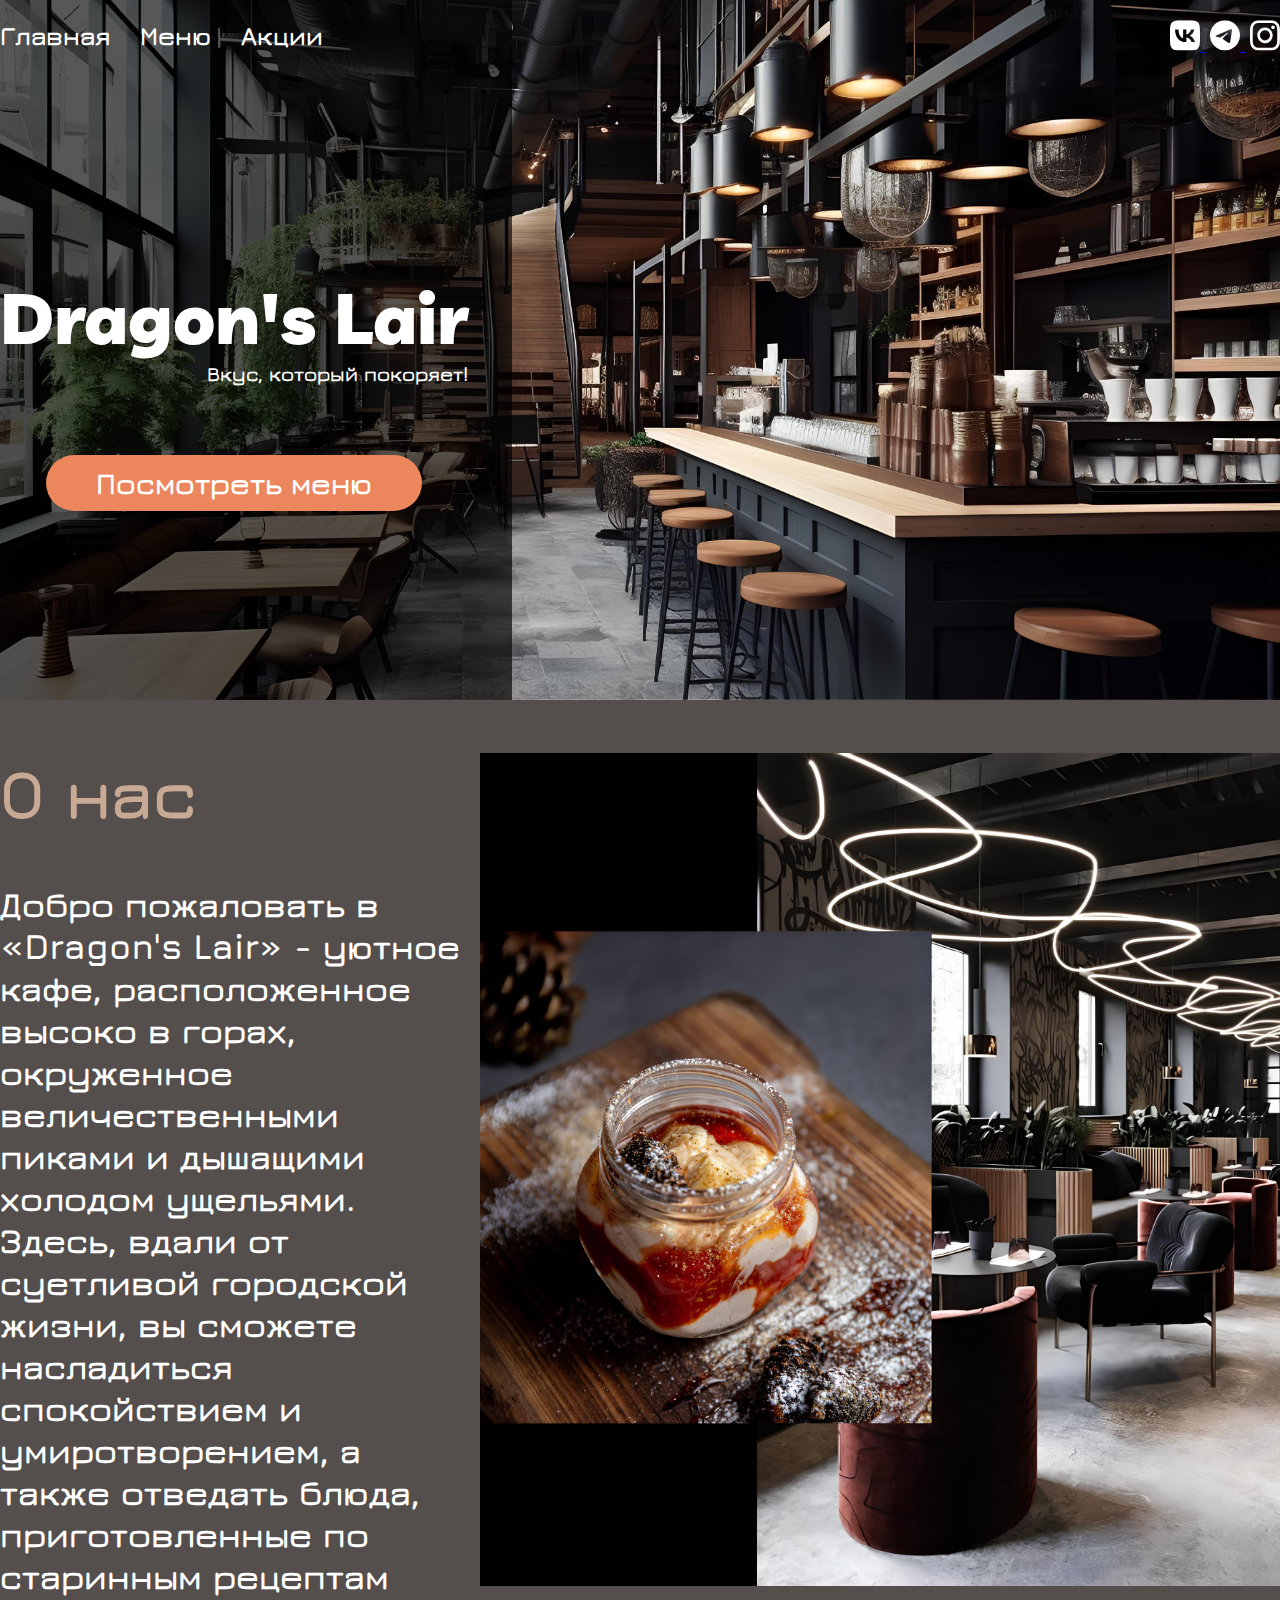
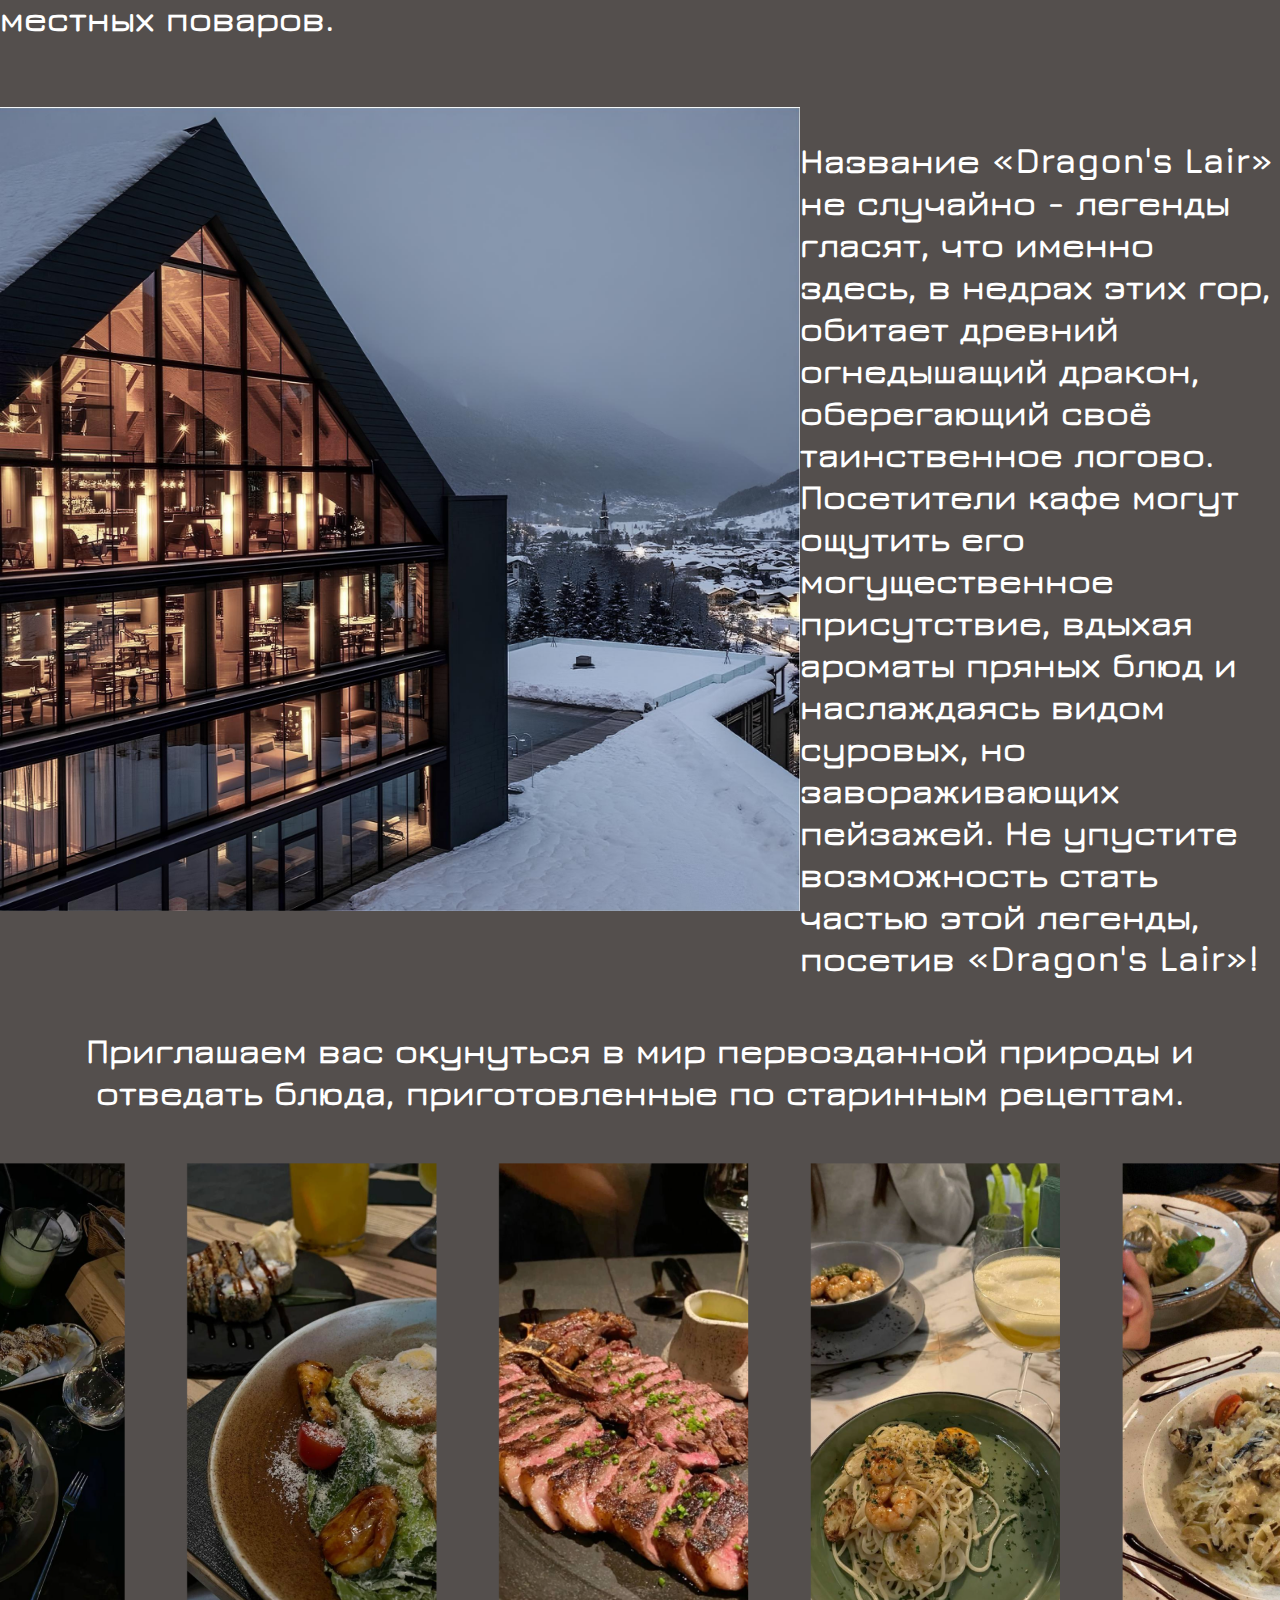
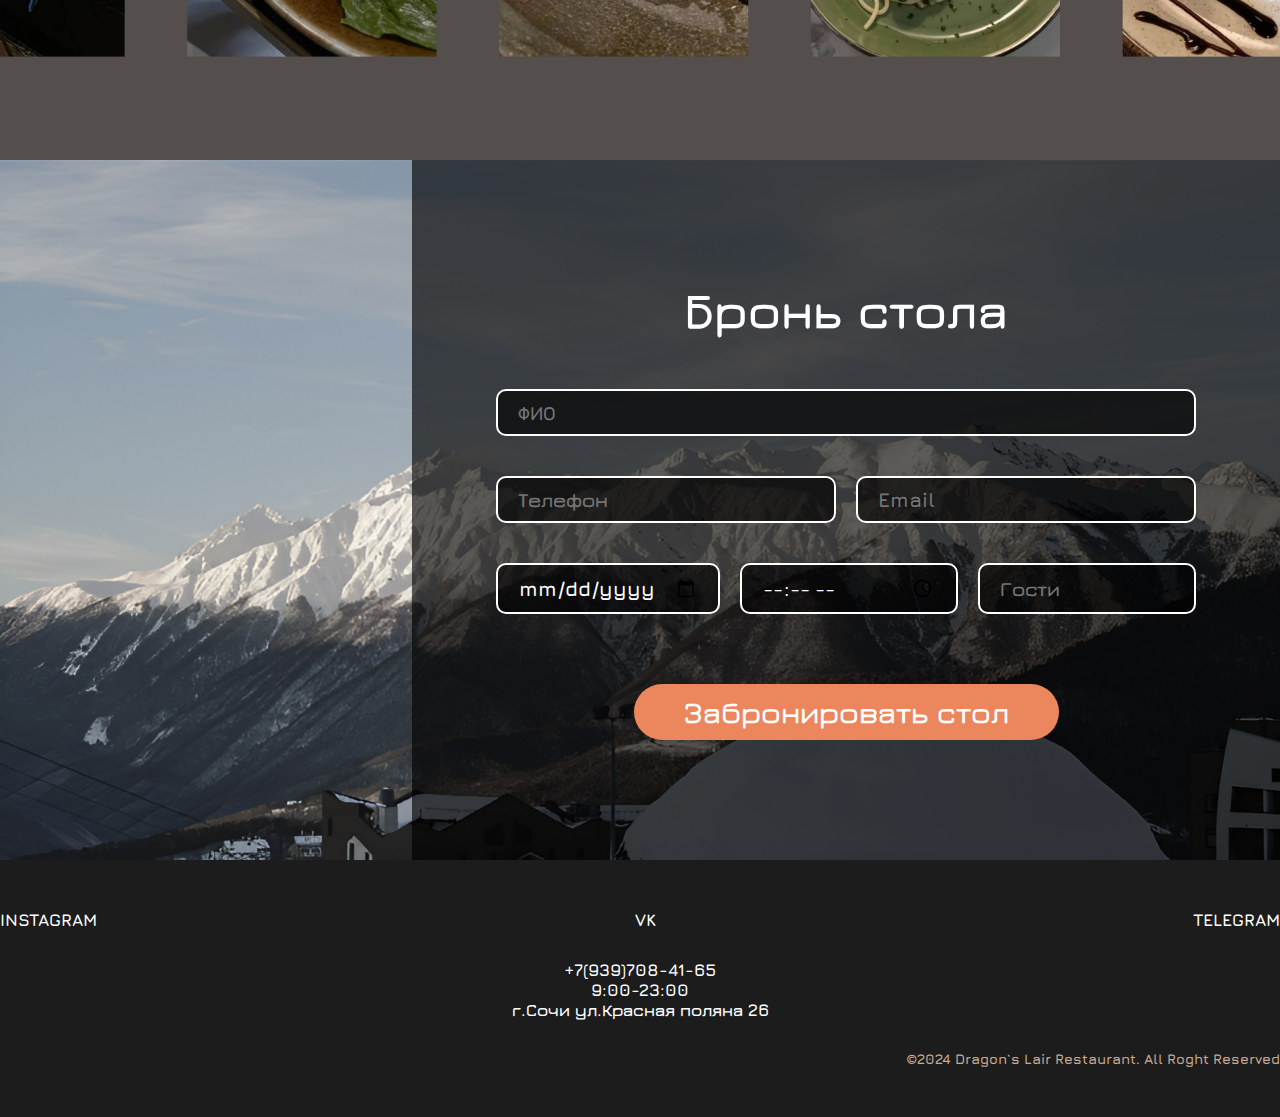
<file: index.html>
<!DOCTYPE html>
<html lang="ru">
<head>
    <meta charset="UTF-8">
    <meta name="viewport" content="width=device-width, initial-scale=1.0">
    <link rel="stylesheet" href="./static/css/style.css">
    <title>Dragon's Lair | Вкус, который покоряет!</title>
</head>
<body>
    <header class="header">
        <div class="container">
            <div class="navigation">
                <nav class="menu">
                    <a href="./index.html">Главная</a>
                    <a href="./menu-page.html">Меню</a>
                    <a href="./action-page.html">Акции</a>
                </nav>
                <div class="social">
                    <a href="#">
                        <img src="./static/images/icons/Social Icons-2.svg" alt="vk">
                    </a>
                    <a href="#">
                        <img src="./static/images/icons/Social Icons-1.svg" alt="tg">
                    </a>
                    <a href="#">
                        <img src="./static/images/icons/Social Icons.svg" alt="insta">
                    </a>
                </div>
            </div>
            <div class="hello-content-block">
                <div>
                    <h1 class="title">Dragon's Lair</h1>
                    <p class="description">Вкус, который покоряет!</p>
                </div>
                <a class="but-action" href="./menu-page.html">Посмотреть меню</a>
            </div>
        </div>
    </header>
    <main class="main">
        <div class="container about">
            <div class="content-about">
                <h2>О нас</h2>
                <p>
                    Добро пожаловать в «Dragon's Lair» - уютное кафе, расположенное высоко в горах, окруженное величественными пиками и дышащими холодом ущельями. 
                    Здесь, вдали от суетливой городской жизни, вы сможете насладиться спокойствием и умиротворением, а также отведать блюда, приготовленные по старинным рецептам местных поваров.
                </p>
            </div>
            <img src="./static/images/image-1.jpg" alt="image">
        </div>
        <div class="container about">
            <img src="./static/images/image-2.jpg" alt="image">
            <div class="content-about">
                <p>
                    Название «Dragon's Lair» не случайно - легенды гласят, что именно здесь, в недрах этих гор, обитает древний огнедышащий дракон, оберегающий своё таинственное логово. 
                    Посетители кафе могут ощутить его могущественное присутствие, вдыхая ароматы пряных блюд и наслаждаясь видом суровых, но завораживающих пейзажей. Не упустите возможность стать частью этой легенды, посетив «Dragon's Lair»!
                </p>
            </div>
        </div>
        <p class="block-p container">
            Приглашаем вас окунуться в мир первозданной природы и отведать блюда, приготовленные по старинным рецептам.
        </p>
        <img width="100%" src="./static/images/image-3.png" alt="image">
        <form class="form-back">
            <div class="content-form">
                <h2 class="title">Бронь стола</h2>
                <div class="blocks-form block-1fr">
                    <input type="text" placeholder="ФИО" required>
                </div>
                <div class="blocks-form block-2fr">
                    <input type="tel" placeholder="Телефон" required>
                    <input type="email" placeholder="Email" required>
                </div>
                <div class="blocks-form block-3fr">
                    <input type="date" placeholder="Дата" required>
                    <input type="time" placeholder="Время" required>
                    <input type="number" min="1" max="10" placeholder="Гости" required>
                </div>
                <button class="but-action">Забронировать стол</button>
            </div>  
        </form>
    </main>
    <footer class="footer">
        <div class="container">
            <div class="social">
                <a href="#">INSTAGRAM</a>
                <a href="#">VK</a>
                <a href="#">TELEGRAM</a>
            </div>
            <div class="contact">
                <div>
                    <p>+7(939)708-41-65</p>
                    <p>9:00-23:00</p>
                </div>
                <p>г.Сочи ул.Красная поляна 26</p>
            </div>
            <p class="copyright">&copy;2024 Dragon`s Lair Restaurant. All Roght Reserved </p>
        </div>
    </footer>
</body>
</html>
</file>
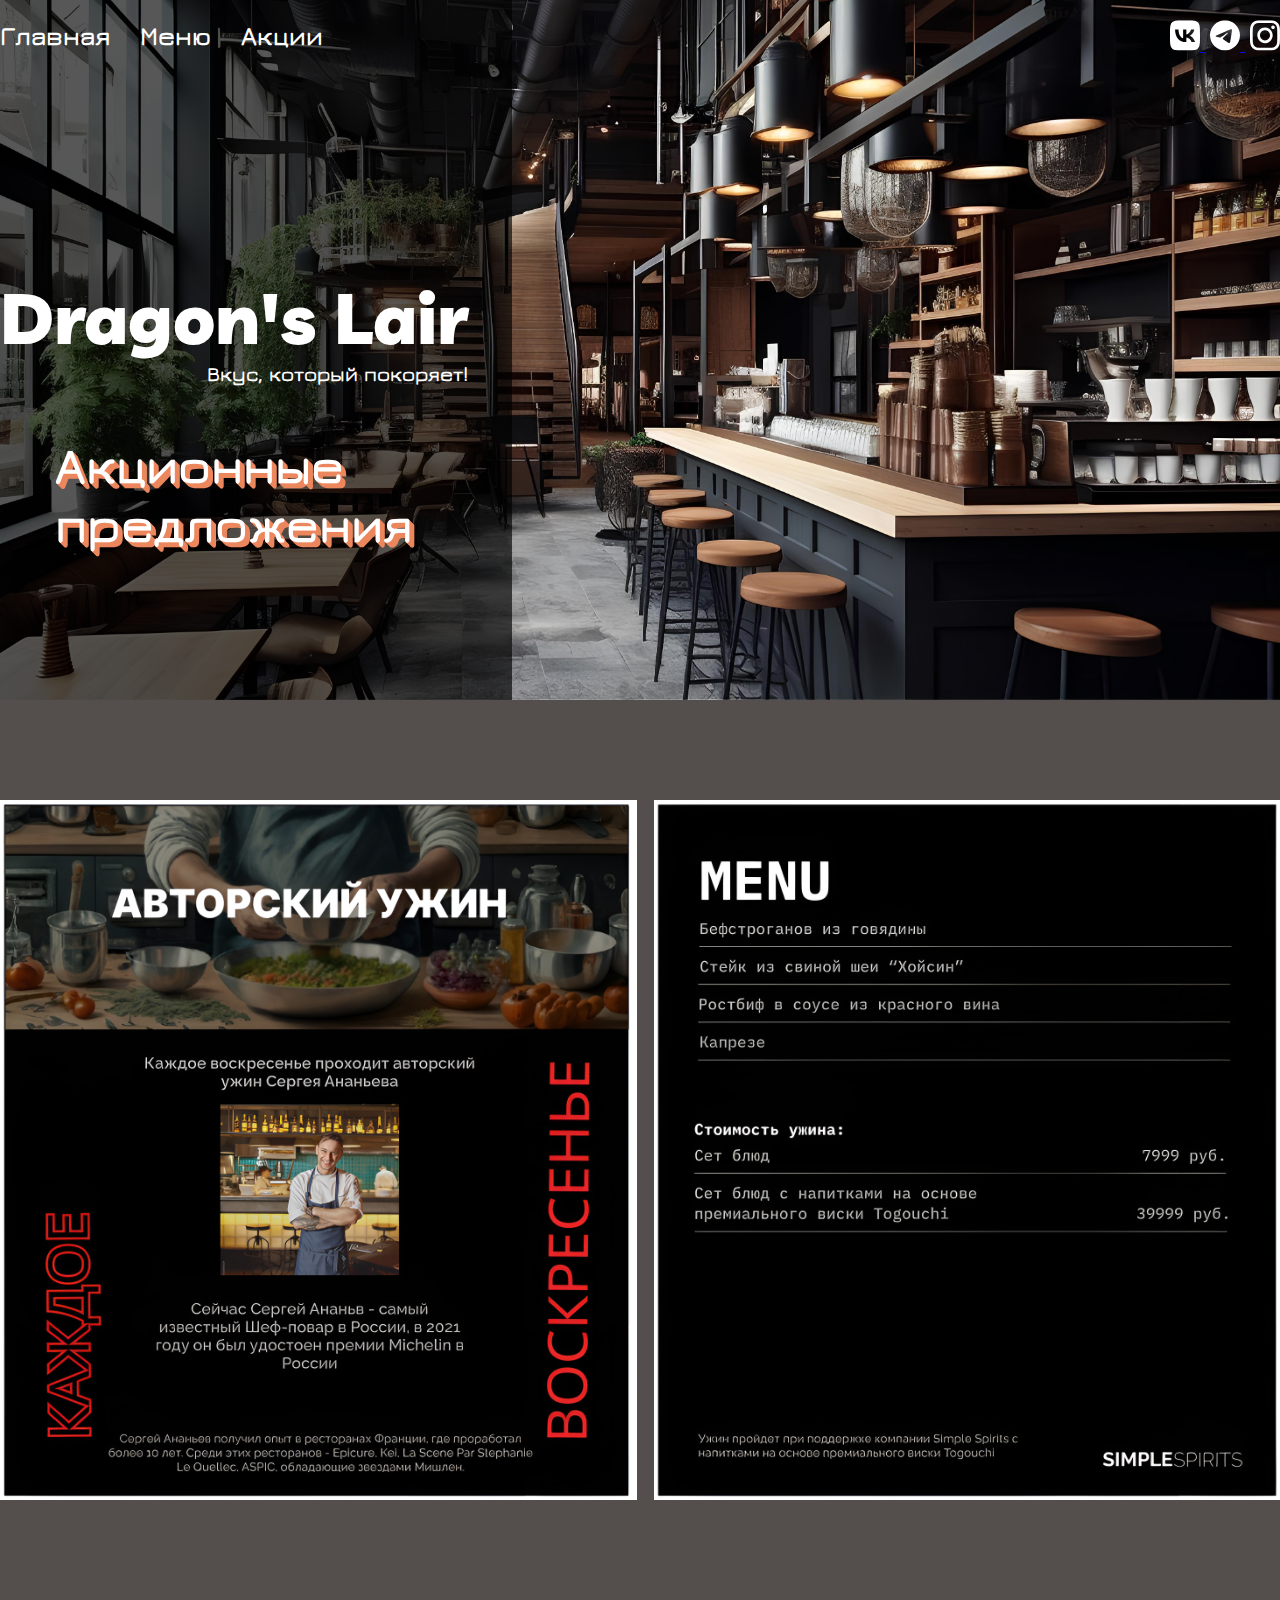
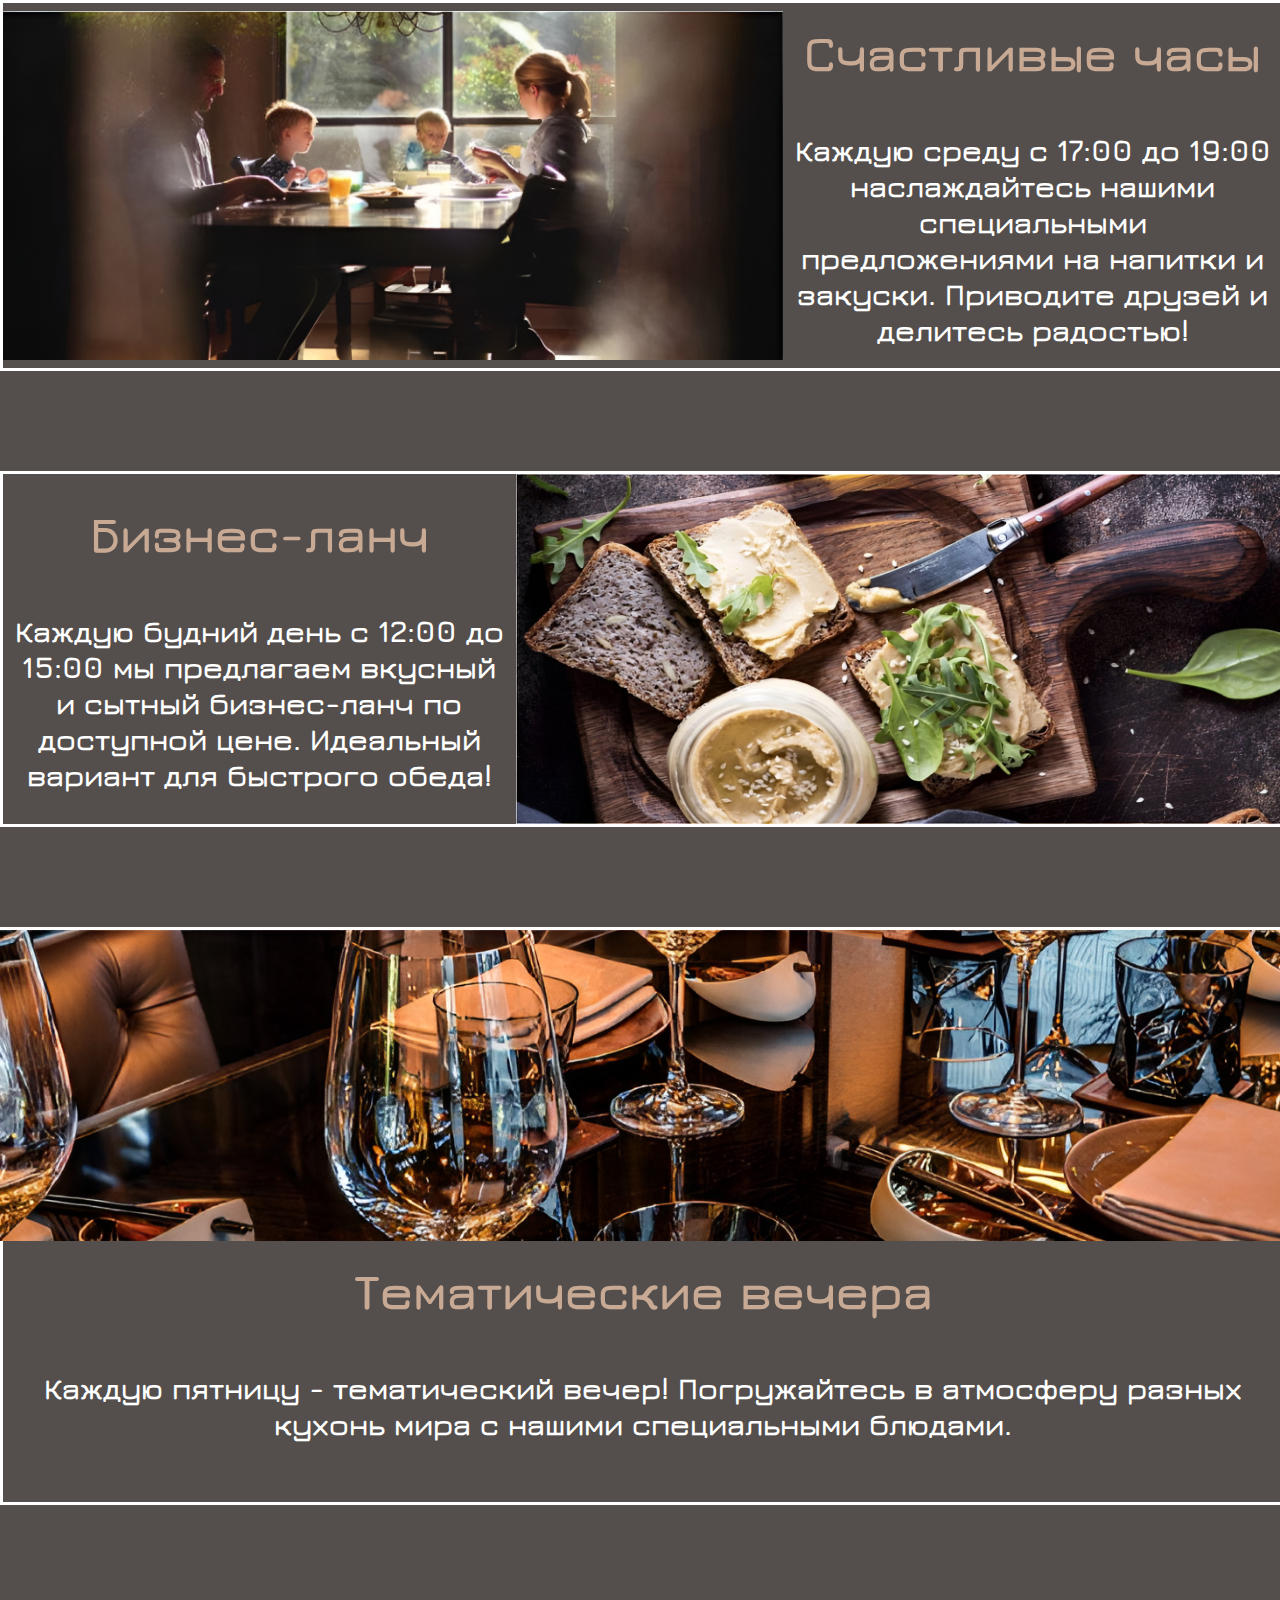
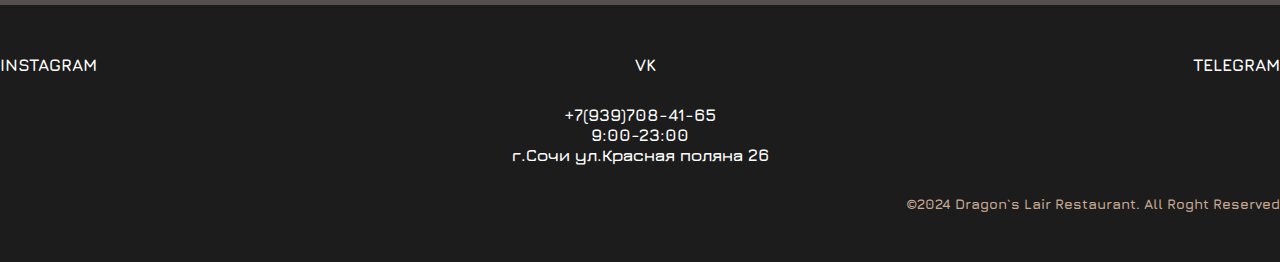
<file: action-page.html>
<!DOCTYPE html>
<html lang="ru">
<head>
    <meta charset="UTF-8">
    <meta name="viewport" content="width=device-width, initial-scale=1.0">
    <link rel="stylesheet" href="./static/css/style.css">
    <title>Dragon's Lair | Акции</title>
</head>
<body>
    <header class="header">
        <div class="container">
            <div class="navigation">
                <nav class="menu">
                    <a href="./index.html">Главная</a>
                    <a href="./menu-page.html">Меню</a>
                    <a href="./action-page.html">Акции</a>
                </nav>
                <div class="social">
                    <a href="#">
                        <img src="./static/images/icons/Social Icons-2.svg" alt="vk">
                    </a>
                    <a href="#">
                        <img src="./static/images/icons/Social Icons-1.svg" alt="tg">
                    </a>
                    <a href="#">
                        <img src="./static/images/icons/Social Icons.svg" alt="insta">
                    </a>
                </div>
            </div>
            <div class="hello-content-block">
                <div>
                    <h1 class="title">Dragon's Lair</h1>
                    <p class="description">Вкус, который покоряет!</p>
                </div>
                <h1 class="accent-title">Акционные<br>
                    предложения</h1>
            </div>
        </div>
    </header>
    <main class="main">
        <div class="two-image container-min">
            <img src="./static/images/image-10.png" alt="image">
            <img src="./static/images/image-11.jpg" alt="image">
        </div>
        <div class="info-block-one container-min">
            <img src="./static/images/image-12.jpg" alt="image">
            <div class="content">
                <h2 class="title">Счастливые часы</h2>
                <p class="text">Каждую среду с 17:00 до 19:00 наслаждайтесь нашими специальными предложениями на напитки и закуски. Приводите друзей и делитесь радостью!</p>
            </div>
        </div>
        <div class="info-block-one container-min">
            <div class="content">
                <h2 class="title">Бизнес-ланч</h2>
                <p class="text">Каждую будний день с 12:00 до 15:00 мы предлагаем вкусный и сытный бизнес-ланч по доступной цене. Идеальный вариант для быстрого обеда!</p>
            </div>
            <img src="./static/images/image-13.jpg" alt="image">
        </div>
        <div class="info-block-two container-min">
            <img src="./static/images/image-14.png" alt="image">
            <div class="content">
                <h2 class="title">Тематические вечера</h2>
                <p class="text">Каждую пятницу - тематический вечер! Погружайтесь в атмосферу разных кухонь мира с нашими специальными блюдами.</p>
            </div>
        </div>
    </main>
    <footer style="margin-top: 100px;" class="footer">
        <div class="container">
            <div class="social">
                <a href="#">INSTAGRAM</a>
                <a href="#">VK</a>
                <a href="#">TELEGRAM</a>
            </div>
            <div class="contact">
                <div>
                    <p>+7(939)708-41-65</p>
                    <p>9:00-23:00</p>
                </div>
                <p>г.Сочи ул.Красная поляна 26</p>
            </div>
            <p class="copyright">&copy;2024 Dragon`s Lair Restaurant. All Roght Reserved </p>
        </div>
    </footer>
</body>
</html>
</file>
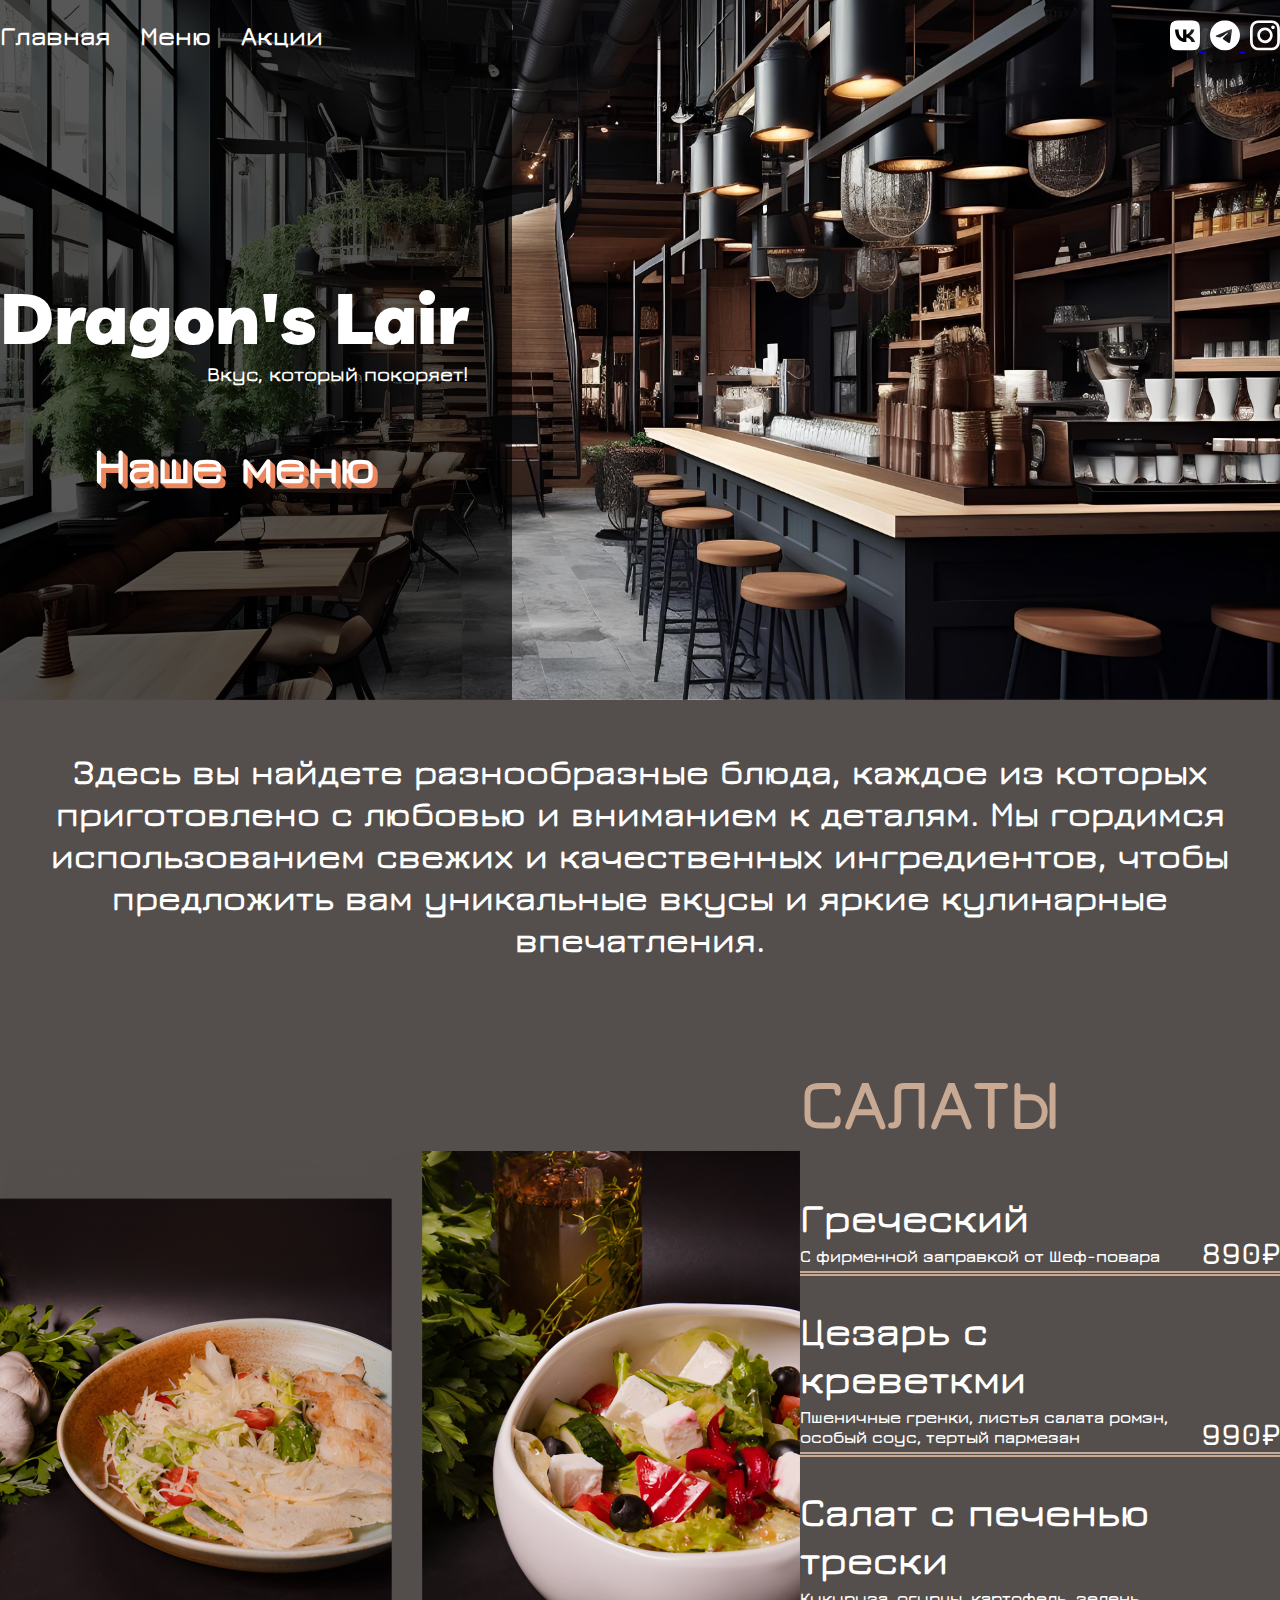
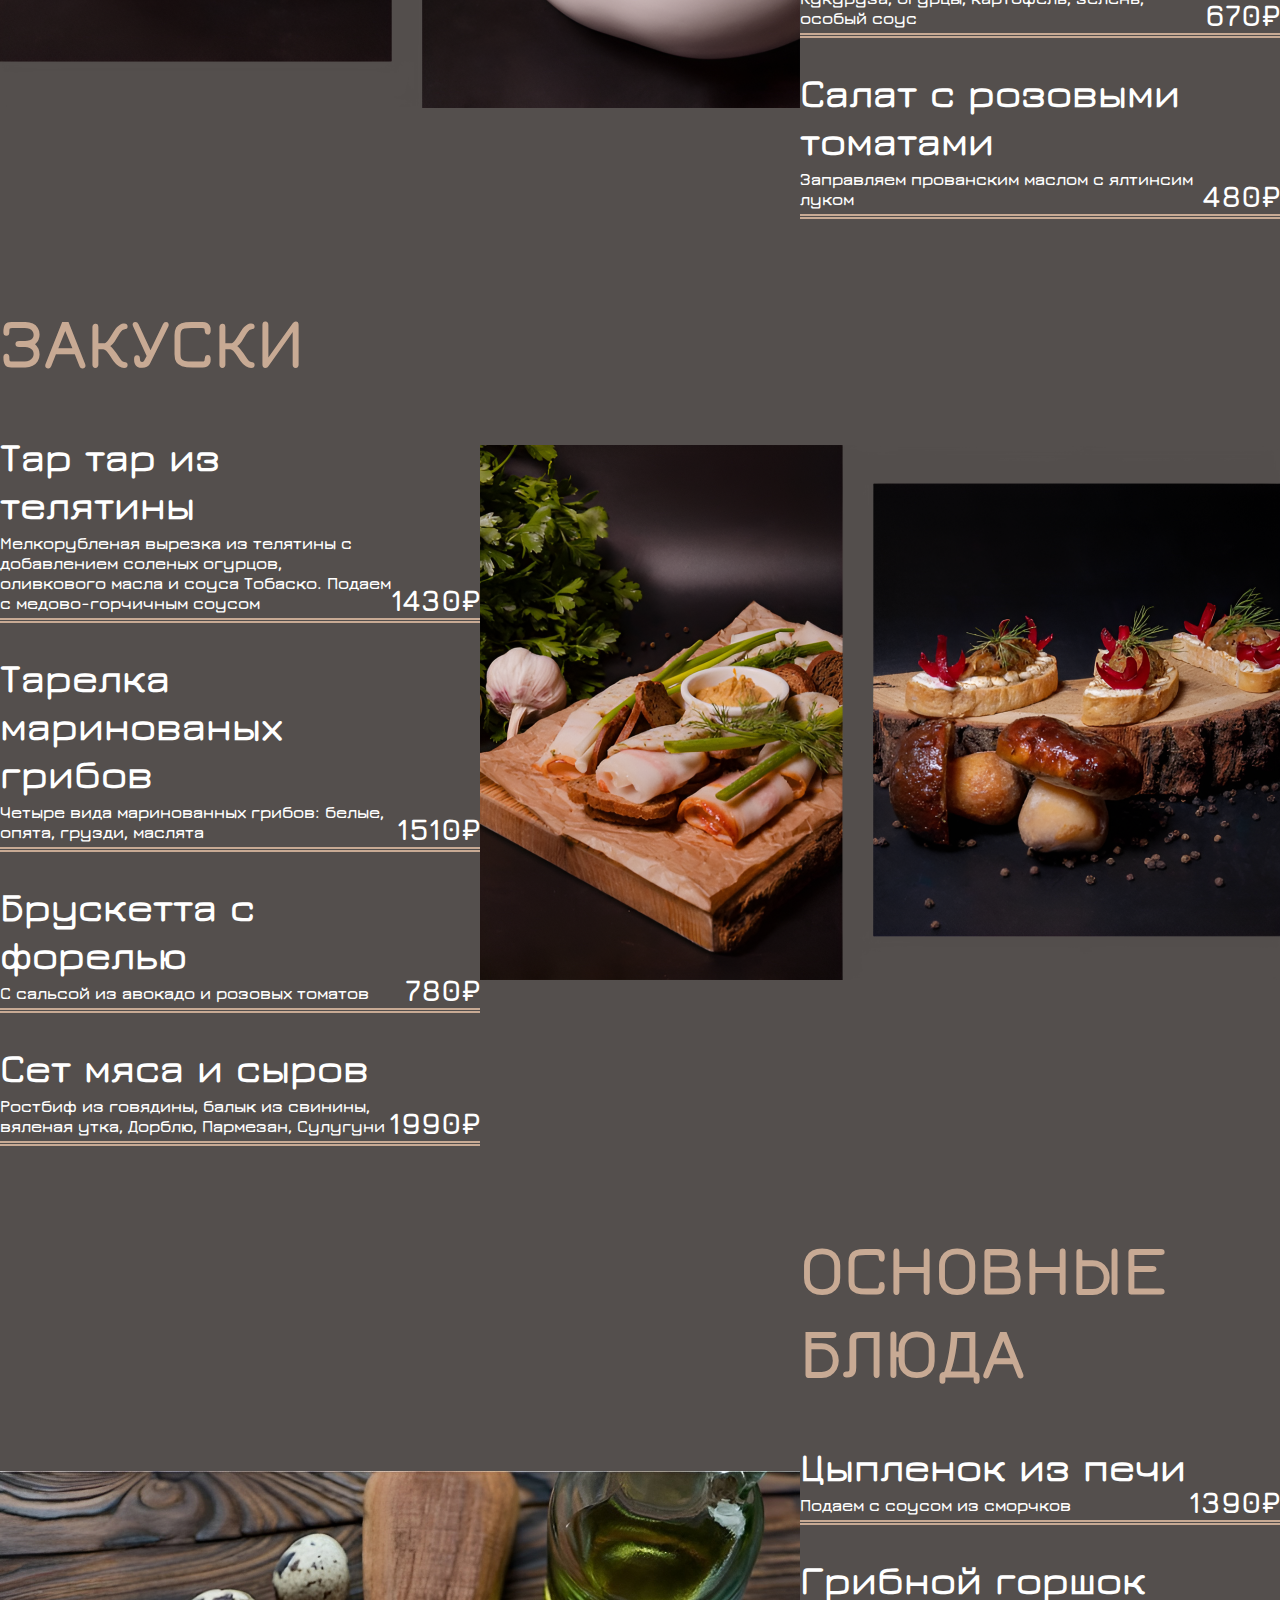
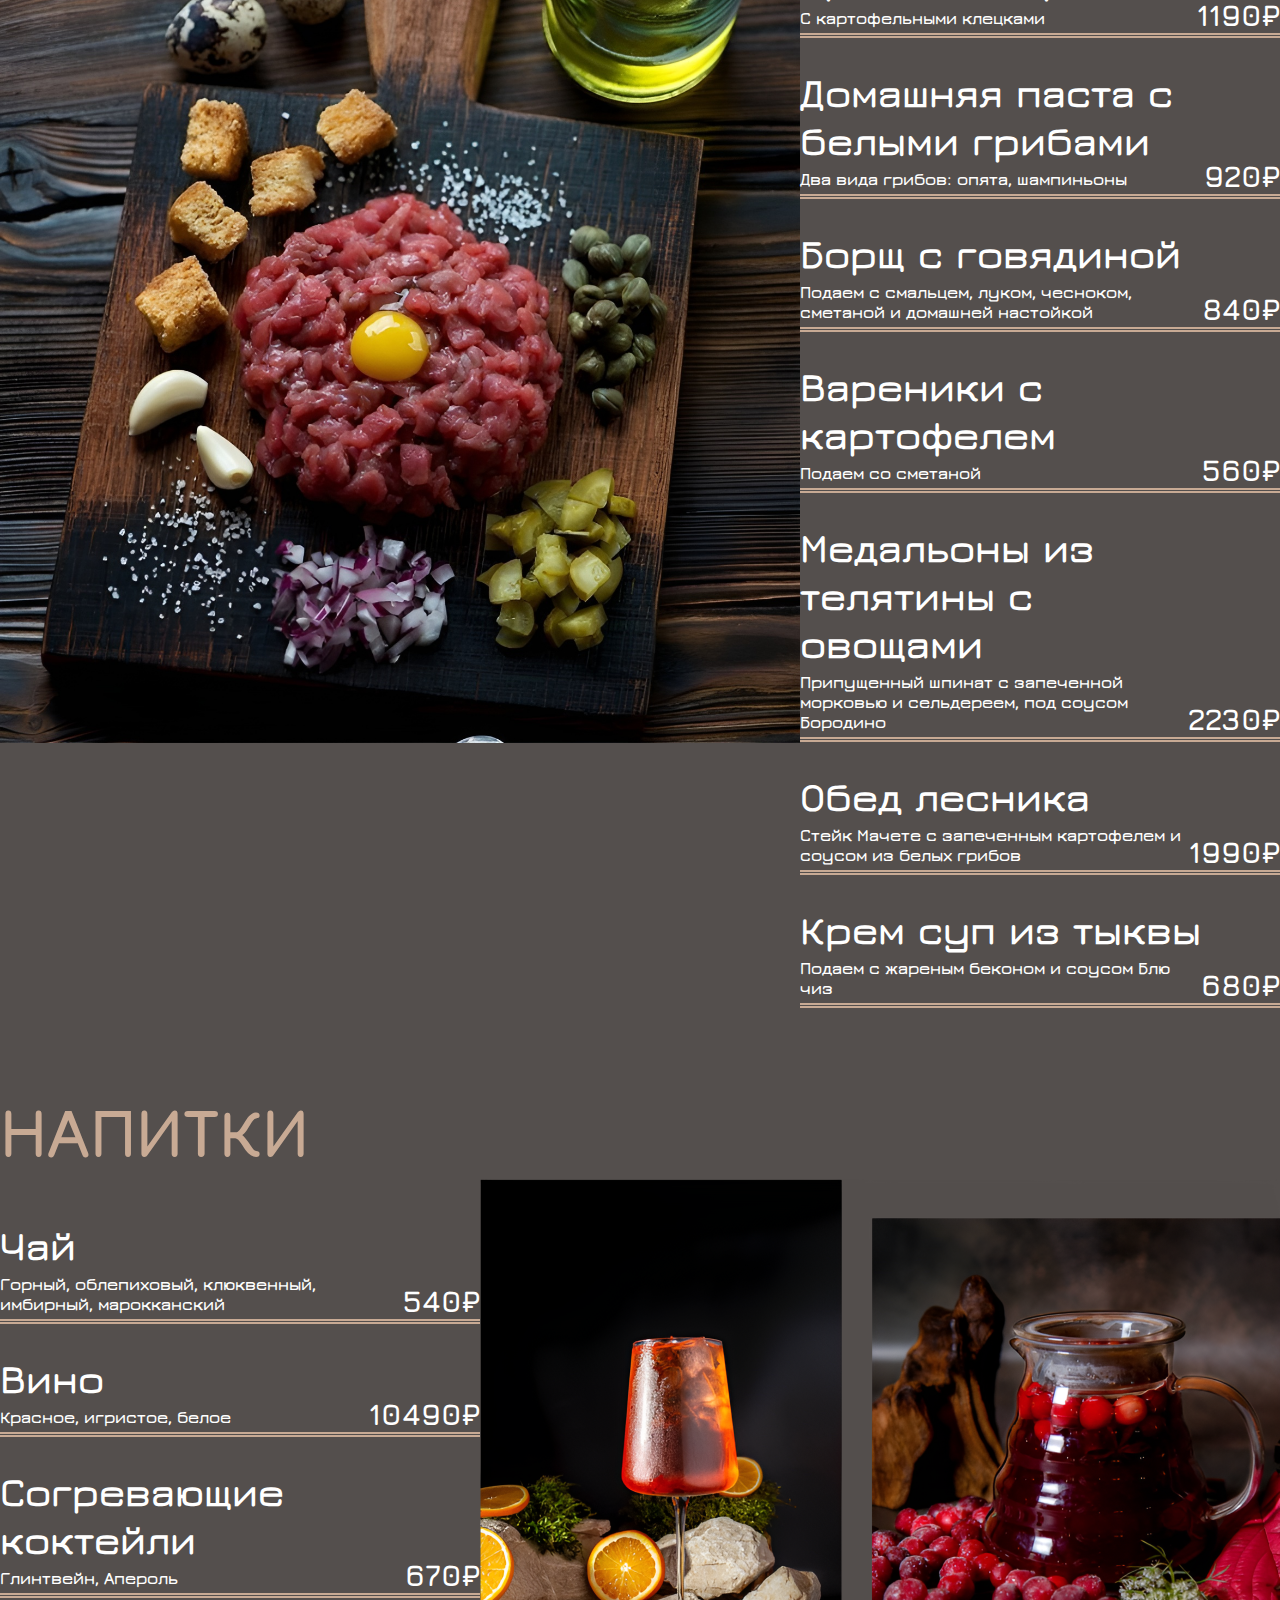
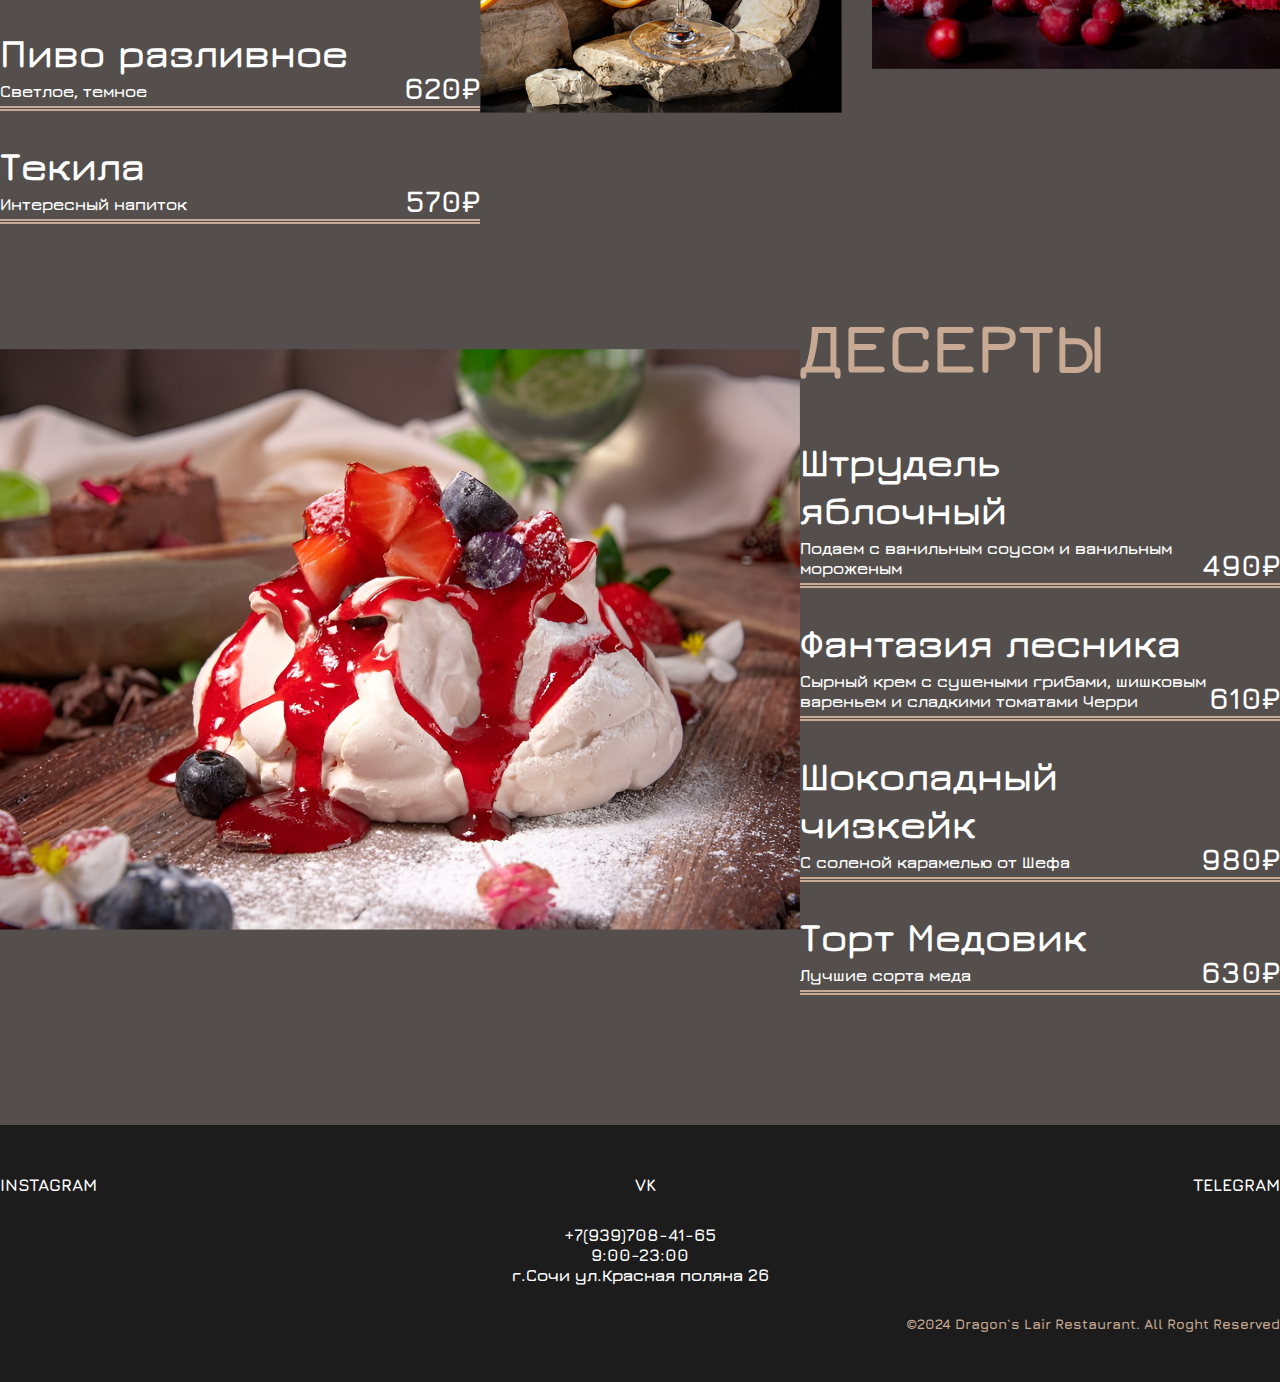
<file: menu-page.html>
<!DOCTYPE html>
<html lang="ru">
<head>
    <meta charset="UTF-8">
    <meta name="viewport" content="width=device-width, initial-scale=1.0">
    <link rel="stylesheet" href="./static/css/style.css">
    <title>Dragon's Lair | Меню</title>
</head>
<body>
    <header class="header">
        <div class="container">
            <div class="navigation">
                <nav class="menu">
                    <a href="./index.html">Главная</a>
                    <a href="./menu-page.html">Меню</a>
                    <a href="./action-page.html">Акции</a>
                </nav>
                <div class="social">
                    <a href="#">
                        <img src="./static/images/icons/Social Icons-2.svg" alt="vk">
                    </a>
                    <a href="#">
                        <img src="./static/images/icons/Social Icons-1.svg" alt="tg">
                    </a>
                    <a href="#">
                        <img src="./static/images/icons/Social Icons.svg" alt="insta">
                    </a>
                </div>
            </div>
            <div class="hello-content-block">
                <div>
                    <h1 class="title">Dragon's Lair</h1>
                    <p class="description">Вкус, который покоряет!</p>
                </div>
                <h1 class="accent-title">Наше меню</h1>
            </div>
        </div>
    </header>
    <main class="main">
        <p class="block-p container">
            Здесь вы найдете разнообразные блюда, каждое из которых приготовлено с  любовью и вниманием к деталям. Мы гордимся использованием свежих и  качественных ингредиентов, чтобы предложить вам уникальные вкусы и яркие кулинарные впечатления. 
        </p>
        <div class="container about">
            <img src="./static/images/image-5.png" alt="image">
            <div class="content-about">
                <h2>САЛАТЫ</h2>
                <div class="menu-list">
                    <div class="towar">
                        <div class="content-towar">
                            <h3 class="title">Греческий</h3>
                            <p class="desc">С фирменной заправкой от Шеф-повара</p>
                        </div>
                        <p class="price">890</p>
                    </div>
                    <div class="towar">
                        <div class="content-towar">
                            <h3 class="title">Цезарь с креветкми</h3>
                            <p class="desc">Пшеничные гренки, листья салата ромэн, особый соус, тертый пармезан</p>
                        </div>
                        <p class="price">990</p>
                    </div>
                    <div class="towar">
                        <div class="content-towar">
                            <h3 class="title">Салат с печенью трески</h3>
                            <p class="desc">Кукуруза, огурцы, картофель, зелень, особый соус</p>
                        </div>
                        <p class="price">670</p>
                    </div>
                    <div class="towar">
                        <div class="content-towar">
                            <h3 class="title">Салат с розовыми томатами</h3>
                            <p class="desc">Заправляем прованским маслом с ялтинсим луком</p>
                        </div>
                        <p class="price">480</p>
                    </div>
                </div>
            </div>
        </div>
        <div class="container about">
            <div class="content-about">
                <h2>ЗАКУСКИ</h2>
                <div class="menu-list">
                    <div class="towar">
                        <div class="content-towar">
                            <h3 class="title">Тар тар из телятины</h3>
                            <p class="desc">Мелкорубленая вырезка из телятины с добавлением соленых огурцов, оливкового масла и соуса Тобаско. Подаем с медово-горчичным соусом</p>
                        </div>
                        <p class="price">1430</p>
                    </div>
                    <div class="towar">
                        <div class="content-towar">
                            <h3 class="title">Тарелка маринованых грибов</h3>
                            <p class="desc">Четыре вида маринованных грибов: белые, опята, грузди, маслята</p>
                        </div>
                        <p class="price">1510</p>
                    </div>
                    <div class="towar">
                        <div class="content-towar">
                            <h3 class="title">Брускетта с форелью</h3>
                            <p class="desc">С сальсой из авокадо и розовых томатов</p>
                        </div>
                        <p class="price">780</p>
                    </div>
                    <div class="towar">
                        <div class="content-towar">
                            <h3 class="title">Сет мяса и сыров</h3>
                            <p class="desc">Ростбиф из говядины, балык из свинины, вяленая утка, Дорблю, Пармезан, Сулугуни</p>
                        </div>
                        <p class="price">1990</p>
                    </div>
                </div>
            </div>
            <img src="./static/images/image-6.png" alt="image">
        </div>
        <div class="container about">
            <img src="./static/images/image-7.jpg" alt="image">
            <div class="content-about">
                <h2>ОСНОВНЫЕ БЛЮДА</h2>
                <div class="menu-list">
                    <div class="towar">
                        <div class="content-towar">
                            <h3 class="title">Цыпленок из печи</h3>
                            <p class="desc">Подаем с соусом из сморчков</p>
                        </div>
                        <p class="price">1390</p>
                    </div>
                    <div class="towar">
                        <div class="content-towar">
                            <h3 class="title">Грибной горшок</h3>
                            <p class="desc">С картофельными клецками</p>
                        </div>
                        <p class="price">1190</p>
                    </div>
                    <div class="towar">
                        <div class="content-towar">
                            <h3 class="title">Домашняя паста с белыми грибами</h3>
                            <p class="desc">Два вида грибов: опята, шампиньоны</p>
                        </div>
                        <p class="price">920</p>
                    </div>
                    <div class="towar">
                        <div class="content-towar">
                            <h3 class="title">Борщ с говядиной</h3>
                            <p class="desc">Подаем с смальцем, луком, чесноком, сметаной и домашней настойкой</p>
                        </div>
                        <p class="price">840</p>
                    </div>
                    <div class="towar">
                        <div class="content-towar">
                            <h3 class="title">Вареники с картофелем</h3>
                            <p class="desc">Подаем со сметаной</p>
                        </div>
                        <p class="price">560</p>
                    </div>
                    <div class="towar">
                        <div class="content-towar">
                            <h3 class="title">Медальоны из телятины с овощами</h3>
                            <p class="desc">Припущенный шпинат с запеченной морковью и сельдереем, под соусом Бородино</p>
                        </div>
                        <p class="price">2230</p>
                    </div>
                    <div class="towar">
                        <div class="content-towar">
                            <h3 class="title">Обед лесника</h3>
                            <p class="desc">Стейк Мачете с запеченным картофелем и соусом из белых грибов</p>
                        </div>
                        <p class="price">1990</p>
                    </div>
                    <div class="towar">
                        <div class="content-towar">
                            <h3 class="title">Крем суп из тыквы</h3>
                            <p class="desc">Подаем с жареным беконом и соусом Блю чиз</p>
                        </div>
                        <p class="price">680</p>
                    </div>
                </div>
            </div>
        </div>
        <div class="container about">
            <div class="content-about">
                <h2>НАПИТКИ</h2>
                <div class="menu-list">
                    <div class="towar">
                        <div class="content-towar">
                            <h3 class="title">Чай</h3>
                            <p class="desc">Горный, облепиховый, клюквенный, имбирный, марокканский</p>
                        </div>
                        <p class="price">540</p>
                    </div>
                    <div class="towar">
                        <div class="content-towar">
                            <h3 class="title">Вино</h3>
                            <p class="desc">Красное, игристое, белое</p>
                        </div>
                        <p class="price">10490</p>
                    </div>
                    <div class="towar">
                        <div class="content-towar">
                            <h3 class="title">Согревающие коктейли</h3>
                            <p class="desc">Глинтвейн, Апероль</p>
                        </div>
                        <p class="price">670</p>
                    </div>
                    <div class="towar">
                        <div class="content-towar">
                            <h3 class="title">Пиво разливное</h3>
                            <p class="desc">Светлое, темное</p>
                        </div>
                        <p class="price">620</p>
                    </div>
                    <div class="towar">
                        <div class="content-towar">
                            <h3 class="title">Текила</h3>
                            <p class="desc">Интересный напиток</p>
                        </div>
                        <p class="price">570</p>
                    </div>
                </div>
            </div>
            <img src="./static/images/image-8.png" alt="image">
        </div>
        <div class="container about">
            <img src="./static/images/image-9.png" alt="image">
            <div class="content-about">
                <h2>ДЕСЕРТЫ</h2>
                <div class="menu-list">
                    <div class="towar">
                        <div class="content-towar">
                            <h3 class="title">Штрудель яблочный</h3>
                            <p class="desc">Подаем с ванильным соусом и ванильным мороженым</p>
                        </div>
                        <p class="price">490</p>
                    </div>
                    <div class="towar">
                        <div class="content-towar">
                            <h3 class="title">Фантазия лесника</h3>
                            <p class="desc">Сырный крем с сушеными грибами, шишковым вареньем и сладкими томатами Черри</p>
                        </div>
                        <p class="price">610</p>
                    </div>
                    <div class="towar">
                        <div class="content-towar">
                            <h3 class="title">Шоколадный чизкейк</h3>
                            <p class="desc">С соленой карамелью от Шефа</p>
                        </div>
                        <p class="price">980</p>
                    </div>
                    <div class="towar">
                        <div class="content-towar">
                            <h3 class="title">Торт Медовик</h3>
                            <p class="desc">Лучшие сорта меда</p>
                        </div>
                        <p class="price">630</p>
                    </div>
                </div>
            </div>
        </div>
    </main>
    <footer style="margin-top: 100px;" class="footer">
        <div class="container">
            <div class="social">
                <a href="#">INSTAGRAM</a>
                <a href="#">VK</a>
                <a href="#">TELEGRAM</a>
            </div>
            <div class="contact">
                <div>
                    <p>+7(939)708-41-65</p>
                    <p>9:00-23:00</p>
                </div>
                <p>г.Сочи ул.Красная поляна 26</p>
            </div>
            <p class="copyright">&copy;2024 Dragon`s Lair Restaurant. All Roght Reserved </p>
        </div>
    </footer>
</body>
</html>
</file>
<file: static/css/style.css>
@charset "UTF-8";
@import url("https://fonts.googleapis.com/css2?family=Jura:wght@300..700&family=Livvic:ital,wght@0,100;0,200;0,300;0,400;0,500;0,600;0,700;0,900;1,100;1,200;1,300;1,400;1,500;1,600;1,700;1,900&family=Tektur:wght@400..900&display=swap");
@import url("https://fonts.googleapis.com/css2?family=Jura:wght@300..700&family=Livvic:ital,wght@0,100;0,200;0,300;0,400;0,500;0,600;0,700;0,900;1,100;1,200;1,300;1,400;1,500;1,600;1,700;1,900&family=Lora:ital,wght@0,400..700;1,400..700&family=Tektur:wght@400..900&display=swap");
* {
  margin: 0;
  padding: 0;
  font-family: "Jura";
  font-weight: 900;
}

:root {
  background-color: #544F4D;
}

.container {
  width: 100%;
  margin: 0 auto;
  max-width: 1700px;
}

.container-min {
  width: 100%;
  margin: 0 auto;
  max-width: 1400px;
}

.but-action {
  display: block;
  font-size: 20px;
  width: -moz-max-content;
  width: max-content;
  text-decoration: none;
  border-radius: 100px;
  background-color: #EC865D;
  color: #fff;
  padding: 10px 50px;
  transition: background 0.1s;
  border: none;
  outline: none;
}
.but-action:hover {
  background-color: #C8AA94;
}

.header {
  background: linear-gradient(to right, rgba(0, 0, 0, 0.6588235294) 40%, transparent 40%), url("../images/back-home.jpg");
  background-size: cover;
  height: 700px;
}
.header .navigation {
  display: flex;
  justify-content: space-between;
  padding: 20px 0px;
}
.header .navigation .menu {
  display: flex;
}
.header .navigation .menu a {
  display: block;
  margin-right: 30px;
  color: #fff;
  font-size: 26px;
  text-decoration: none;
  transition: all 0.2s;
}
.header .navigation .menu a:hover {
  color: #EC865D;
}
.header .navigation .social a {
  margin-left: 5px;
}
.header .navigation .social a img {
  transition: all 0.1s ease-in-out;
  max-width: 30px;
}
.header .navigation .social a:hover img {
  transform: scale(1.2);
}
.header .hello-content-block {
  display: flex;
  flex-direction: column;
  align-items: center;
  color: #fff;
  width: -moz-fit-content;
  width: fit-content;
}
.header .hello-content-block .title {
  margin-top: 200px;
  font-family: "Livvic";
  font-size: 70px;
}
.header .hello-content-block .description {
  display: flex;
  justify-content: end;
  font-size: 20px;
}
.header .hello-content-block .but-action {
  font-size: 30px;
  margin-top: 70px;
}
.header .hello-content-block .accent-title {
  text-shadow: 5px 5px #EC865D, 4px 4px #EC865D, 3px 3px #EC865D, 2px 2px #EC865D, 1px 1px #EC865D;
  font-weight: 900;
  text-align: left;
  margin-top: 50px;
  font-size: 50px;
}

.main .about {
  display: flex;
  justify-content: space-between;
  align-items: center;
}
.main .about .content-about {
  margin-top: 50px;
  width: 40vw;
}
.main .about .content-about h2 {
  color: #C8AA94;
  font-size: 70px;
}
.main .about .content-about p {
  color: #fff;
  margin-top: 50px;
  font-size: 35px;
}
.main .about .content-about .menu-list {
  margin-top: 50px;
  display: flex;
  flex-direction: column;
}
.main .about .content-about .menu-list .towar {
  display: flex;
  justify-content: space-between;
  align-items: end;
  margin-bottom: 30px;
  border-bottom: 5px double #C8AA94;
}
.main .about .content-about .menu-list .towar .content-towar {
  flex-grow: 1;
}
.main .about .content-about .menu-list .towar .content-towar .title {
  color: #fff;
  font-size: 40px;
}
.main .about .content-about .menu-list .towar .content-towar .desc {
  max-width: 550px;
  margin: 5px 0;
  font-size: 17px;
}
.main .about .content-about .menu-list .towar .price {
  font-size: 30px;
  margin: 0;
}
.main .about .content-about .menu-list .towar .price:after {
  content: "₽";
}
.main .about img {
  max-width: 800px;
  height: -moz-fit-content;
  height: fit-content;
}
.main .block-p {
  padding: 50px 0;
  font-size: 35px;
  text-align: center;
  color: #fff;
}
.main .form-back {
  margin-top: 100px;
  background: url("../images/image-4.png");
  background-size: cover;
  height: 700px;
  justify-content: end;
  display: flex;
  color: white;
}
.main .form-back .content-form {
  display: flex;
  justify-content: center;
  flex-direction: column;
  align-items: center;
  padding: 20px 50px;
  background-color: rgba(0, 0, 0, 0.631372549);
  width: 60vw;
}
.main .form-back .content-form input {
  background-color: rgba(0, 0, 0, 0.631372549);
  border: 2px solid #fff;
  color: #fff;
  padding: 10px 20px;
  outline: none;
  border-radius: 10px;
  font-size: 20px;
}
.main .form-back .content-form .title {
  font-size: 50px;
  margin-bottom: 50px;
}
.main .form-back .content-form .blocks-form {
  width: 700px;
  display: grid;
  grid-gap: 20px;
  margin-bottom: 40px;
}
.main .form-back .content-form .blocks-form input {
  min-width: -moz-max-content;
  min-width: max-content;
}
.main .form-back .content-form .blocks-form.block-1fr {
  grid-template-columns: 1fr;
}
.main .form-back .content-form .blocks-form.block-2fr {
  grid-template-columns: 1fr 1fr;
}
.main .form-back .content-form .blocks-form.block-3fr {
  grid-template-columns: 1fr 1fr 1fr;
}
.main .form-back .content-form .but-action {
  margin-top: 30px;
  font-size: 30px;
}
.main .two-image {
  margin-top: 100px;
  display: flex;
  justify-content: space-between;
  align-items: start;
}
.main .two-image img {
  max-height: 700px;
}
.main .info-block-one, .main .info-block-two {
  display: flex;
  justify-content: space-between;
  margin-top: 100px;
  align-items: center;
  border: 3px solid #fff;
}
.main .info-block-one img, .main .info-block-two img {
  max-height: 350px;
}
.main .info-block-one .content, .main .info-block-two .content {
  padding: 20px 10px;
  color: #fff;
  text-align: center;
}
.main .info-block-one .content .title, .main .info-block-two .content .title {
  color: #C8AA94;
  font-size: 50px;
}
.main .info-block-one .content .text, .main .info-block-two .content .text {
  margin-top: 50px;
  max-width: 700px;
  font-size: 30px;
}
.main .info-block-two {
  flex-direction: column;
}
.main .info-block-two img {
  max-width: 1400px;
}
.main .info-block-two .content .text {
  max-width: 1300px;
  padding-bottom: 40px;
}

.footer {
  background-color: #1c1c1c;
  font-size: 17px;
  padding: 50px 0;
  color: white;
}
.footer .social {
  display: flex;
  justify-content: space-between;
}
.footer .social a {
  color: white;
  text-decoration: none;
}
.footer .social a:hover {
  color: #EC865D;
}
.footer .contact {
  margin: 30px 0;
  text-align: center;
}
.footer .copyright {
  color: #C8AA94;
  font-size: 14px;
  text-align: end;
}
</file>
